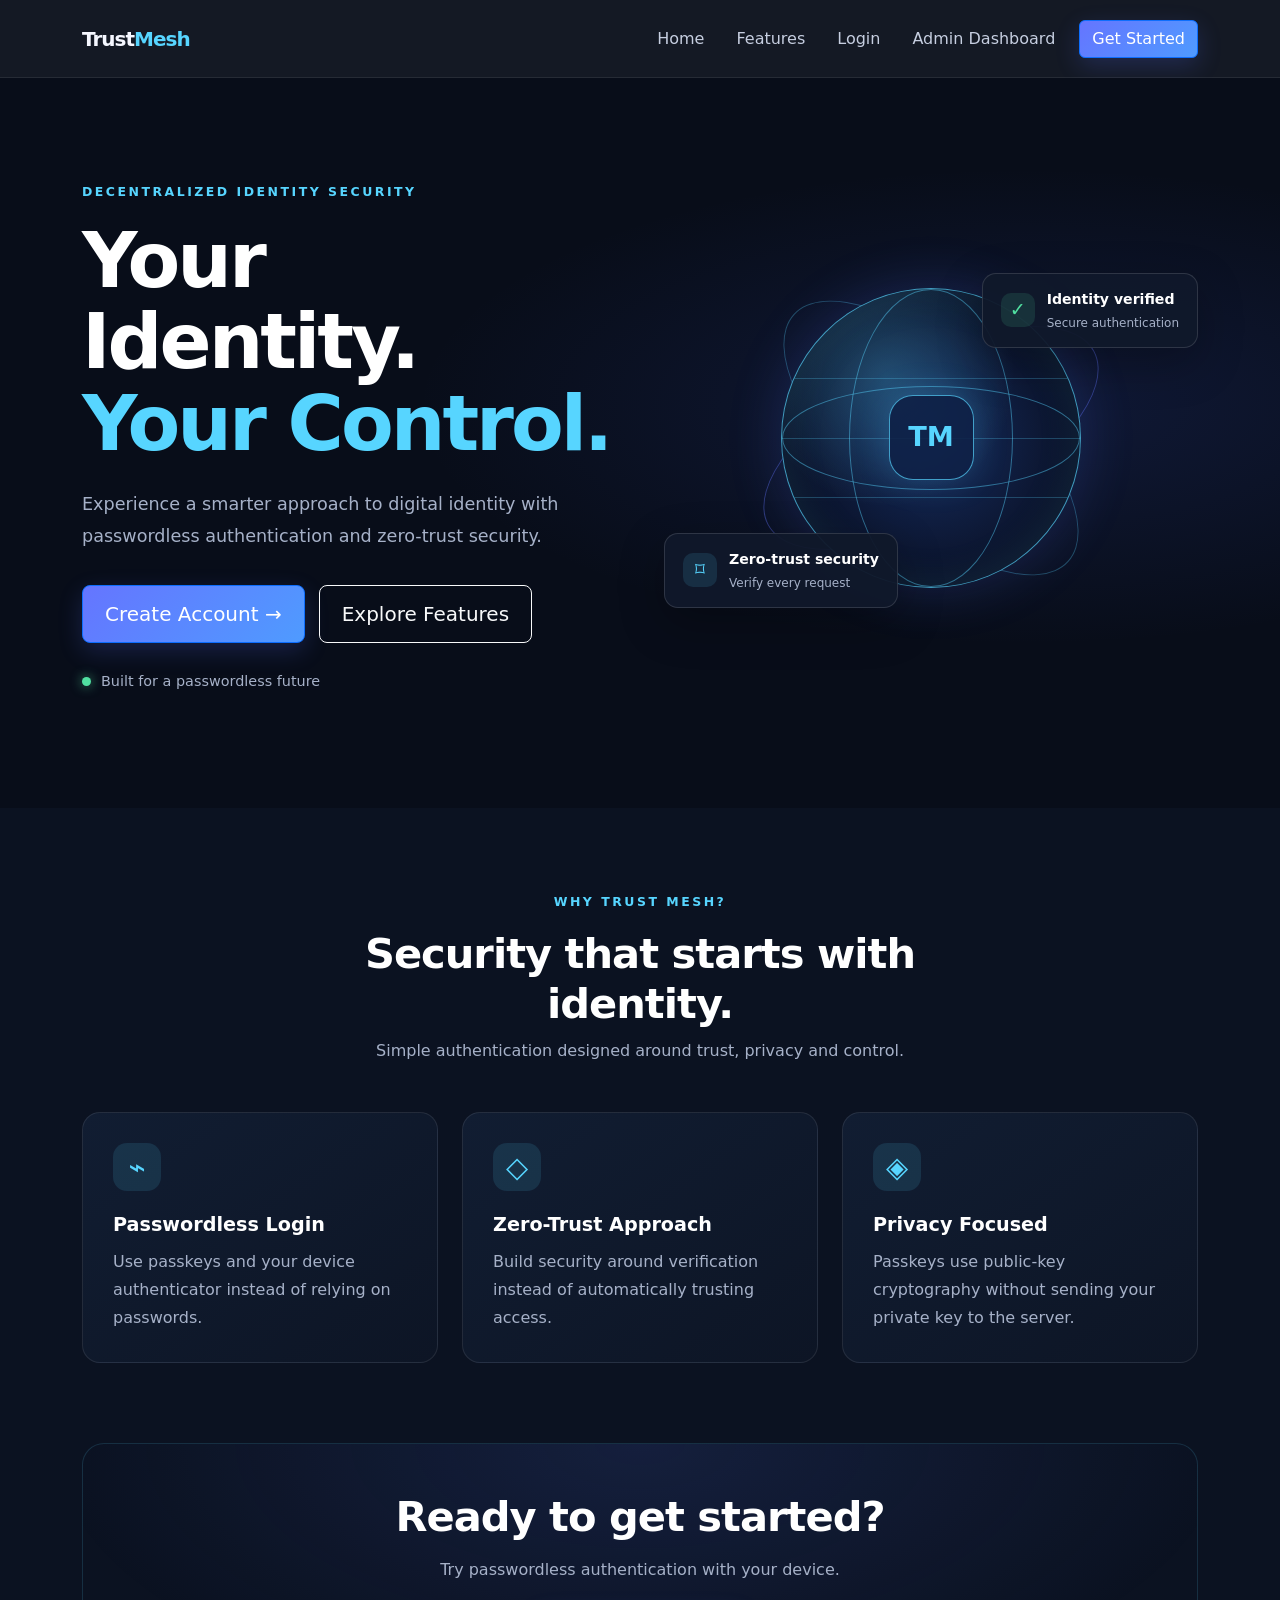
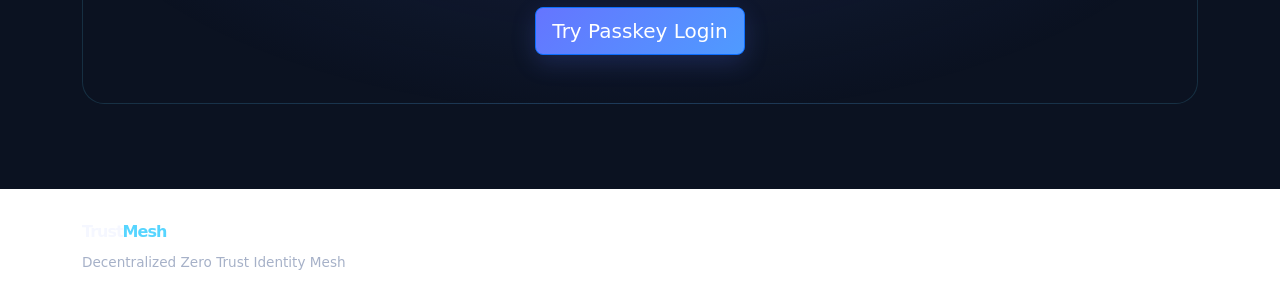
<file: frontend/index.html>
<!doctype html>
<html lang="en">
<head>
  <meta charset="UTF-8">
  <meta name="viewport" content="width=device-width, initial-scale=1.0">
  <title>Trust Mesh | Secure Identity</title>
  <link rel="stylesheet" href="style.css">
  <link href="https://cdn.jsdelivr.net/npm/bootstrap@5.3.3/dist/css/bootstrap.min.css"
        rel="stylesheet">
</head>
<body>
  <nav class="navbar navbar-expand-lg navbar-dark">
    <div class="container">
      <a class="navbar-brand" href="/shad/">Trust<span>Mesh</span></a>

      <button class="navbar-toggler" type="button"
              data-bs-toggle="collapse" data-bs-target="#navbarContent"
              aria-controls="navbarContent" aria-expanded="false"
              aria-label="Toggle navigation">
        <span class="navbar-toggler-icon"></span>
      </button>

      <div class="collapse navbar-collapse" id="navbarContent">
        <ul class="navbar-nav ms-auto align-items-lg-center gap-lg-3">
          <li class="nav-item">
            <a class="nav-link" href="#home">Home</a>
          </li>
          <li class="nav-item">
            <a class="nav-link" href="#features">Features</a>
          </li>
          <li class="nav-item">
            <a class="nav-link" href="login.html">Login</a>
          </li>
          <li class="nav-item">
            <a class="nav-link" href="/dashboard/">Admin Dashboard</a>
          </li>
          <li class="nav-item">
            <a class="btn btn-primary get-started" href="/register">
              Get Started
            </a>
          </li>
        </ul>
      </div>
    </div>
  </nav>

  <main>
    <section class="hero-section" id="home">
      <div class="container">
        <div class="row align-items-center g-5">
          <div class="col-lg-6">
            <p class="eyebrow">DECENTRALIZED IDENTITY SECURITY</p>
            <h1>Your Identity.<br><span>Your Control.</span></h1>
            <p class="hero-description">
              Experience a smarter approach to digital identity with
              passwordless authentication and zero-trust security.
            </p>

            <div class="hero-actions">
              <a href="/register" class="btn btn-primary btn-lg">
                Create Account <span aria-hidden="true">→</span>
              </a>
              <a href="#features" class="btn btn-outline-light btn-lg">
                Explore Features
              </a>
            </div>

            <div class="trust-note">
              <span class="status-dot"></span>
              Built for a passwordless future
            </div>
          </div>

          <div class="col-lg-6">
            <div class="globe-container" aria-label="Abstract digital identity illustration">
              <div class="orbit orbit-one"></div>
              <div class="orbit orbit-two"></div>
              <div class="globe">
                <div class="globe-line globe-line-one"></div>
                <div class="globe-line globe-line-two"></div>
                <div class="globe-line globe-line-three"></div>
                <div class="globe-center">TM</div>
              </div>

              <div class="identity-card identity-card-top">
                <span class="mini-icon">✓</span>
                <div>
                  <strong>Identity verified</strong>
                  <small>Secure authentication</small>
                </div>
              </div>

              <div class="identity-card identity-card-bottom">
                <span class="mini-icon lock-icon">⌑</span>
                <div>
                  <strong>Zero-trust security</strong>
                  <small>Verify every request</small>
                </div>
              </div>
            </div>
          </div>
        </div>
      </div>
    </section>

    <section class="features-section" id="features">
      <div class="container">
        <div class="section-heading">
          <p class="eyebrow">WHY TRUST MESH?</p>
          <h2>Security that starts with identity.</h2>
          <p>Simple authentication designed around trust, privacy and control.</p>
        </div>

        <div class="row g-4">
          <div class="col-md-4">
            <article class="feature-card">
              <div class="feature-icon">⌁</div>
              <h3>Passwordless Login</h3>
              <p>Use passkeys and your device authenticator instead of relying on passwords.</p>
            </article>
          </div>
          <div class="col-md-4">
            <article class="feature-card">
              <div class="feature-icon">◇</div>
              <h3>Zero-Trust Approach</h3>
              <p>Build security around verification instead of automatically trusting access.</p>
            </article>
          </div>
          <div class="col-md-4">
            <article class="feature-card">
              <div class="feature-icon">◈</div>
              <h3>Privacy Focused</h3>
              <p>Passkeys use public-key cryptography without sending your private key to the server.</p>
            </article>
          </div>
        </div>

        <div class="bottom-cta">
          <h2>Ready to get started?</h2>
          <p>Try passwordless authentication with your device.</p>
          <a href="login.html" class="btn btn-primary btn-lg">Try Passkey Login</a>
        </div>
      </div>
    </section>
  </main>

  <footer class="site-footer">
    <div class="container">
      <span class="navbar-brand">Trust<span>Mesh</span></span>
      <p>Decentralized Zero Trust Identity Mesh</p>
    </div>
  </footer>

  <script src="https://cdn.jsdelivr.net/npm/bootstrap@5.3.3/dist/js/bootstrap.bundle.min.js"></script>
</body>
</html>
</file>
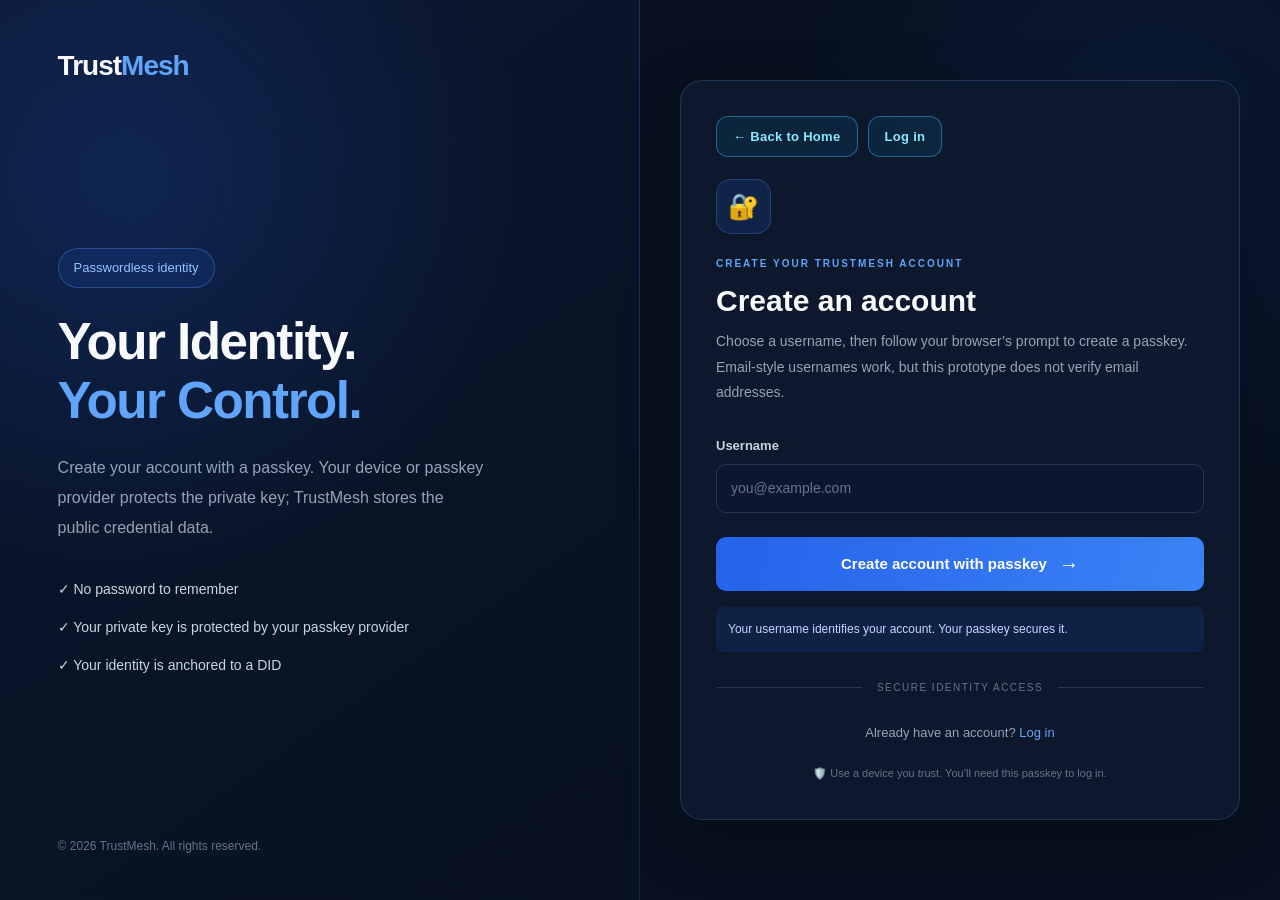
<file: frontend/register.html>
<!DOCTYPE html>
<html lang="en">
<head>
  <meta charset="UTF-8">
  <meta name="viewport" content="width=device-width, initial-scale=1.0">
  <meta name="theme-color" content="#07111f">
  <title>Create account | TrustMesh</title>
  <link href="https://cdn.jsdelivr.net/npm/bootstrap@5.3.3/dist/css/bootstrap.min.css" rel="stylesheet">
  <link rel="stylesheet" href="login.css">
</head>
<body class="login-page">
  <main class="login-container">
    <section class="login-info" aria-label="About TrustMesh">
      <a href="/shad/" class="brand-name">Trust<span>Mesh</span></a>
      <div class="info-content">
        <span class="security-badge">Passwordless identity</span>
        <h1>Your Identity.<br><span>Your Control.</span></h1>
        <p>Create your account with a passkey. Your device or passkey provider protects the private key; TrustMesh stores the public credential data.</p>
        <div class="security-points">
          <div>✓ No password to remember</div>
          <div>✓ Your private key is protected by your passkey provider</div>
          <div>✓ Your identity is anchored to a DID</div>
        </div>
      </div>
      <p class="copyright">© 2026 TrustMesh. All rights reserved.</p>
    </section>

    <section class="login-form-section" aria-labelledby="registerTitle">
      <div class="login-card">
        <div class="login-nav-actions">
          <a href="/shad/" class="back-home">← Back to Home</a>
          <a href="/login" class="back-home">Log in</a>
        </div>
        <div class="login-icon" aria-hidden="true">🔐</div>
        <span class="form-eyebrow">CREATE YOUR TRUSTMESH ACCOUNT</span>
        <h2 id="registerTitle">Create an account</h2>
        <p class="login-subtitle">Choose a username, then follow your browser’s prompt to create a passkey. Email-style usernames work, but this prototype does not verify email addresses.</p>

        <form id="registerForm">
          <div class="mb-4">
            <label for="username" class="form-label">Username</label>
            <input
              type="text"
              class="form-control custom-input"
              id="username"
              name="username"
              placeholder="you@example.com"
              autocomplete="username"
              minlength="3"
              maxlength="254"
              required>
          </div>
          <button type="submit" class="login-button" id="registerBtn">Create account with passkey <span>→</span></button>
          <p id="status" class="login-message show" role="status" aria-live="polite">Your username identifies your account. Your passkey secures it.</p>
        </form>

        <div class="login-divider"><span>SECURE IDENTITY ACCESS</span></div>
        <p class="register-text">Already have an account? <a href="/login">Log in</a></p>
        <p class="security-note">🛡️ Use a device you trust. You’ll need this passkey to log in.</p>
      </div>
    </section>
  </main>
  <script src="webauthn.js" defer></script>
</body>
</html>
</file>
<file: frontend/style.css>
/* Change black text to white */
body,
body p,
body h1,
body h2,
body h3,
body h4,
body h5,
body h6,
body li,
body label,
body span,
body a:not(.btn),
body small {
    color: #ffffff;
}

/* Keep buttons readable */
button,
.btn {
    color: #ffffff;
}


/* Keep buttons readable */
button,
.btn {
    color: #ffffff;
}

:root {
  --bg: #080d19;
  --panel: #10192b;
  --text: #f5f7ff;
  --muted: #a6b1c8;
  --blue: #6575ff;
  --cyan: #57d5ff;
}

* {
  box-sizing: border-box;
}

html {
  scroll-behavior: smooth;
  scroll-padding-top: 85px;
}

body {
  margin: 0;
  background: var(--bg);
  color: var(--text);
  font-family: Inter, "Segoe UI", Arial, sans-serif;
}

.navbar {
  min-height: 78px;
  background: rgba(8, 13, 25, 0.95);
  border-bottom: 1px solid rgba(255, 255, 255, 0.08);
}

.navbar-brand {
  color: var(--text) !important;
  font-size: 1.65rem;
  font-weight: 800;
  letter-spacing: -1px;
}

.navbar-brand span {
  color: var(--cyan);
}

.nav-link {
  color: #c6cee0 !important;
}

.nav-link:hover {
  color: white !important;
}

.btn-primary {
  background: linear-gradient(135deg, var(--blue), #4f9bff);
  border: none;
  box-shadow: 0 8px 24px rgba(91, 113, 255, 0.2);
}

.btn-primary:hover {
  background: linear-gradient(135deg, #5263ef, #3488f0);
  transform: translateY(-1px);
}

.get-started {
  padding: 10px 20px;
}

.hero-section {
  position: relative;
  overflow: hidden;
  padding: 105px 0 115px;
  background:
    radial-gradient(ellipse at 80% 45%, rgba(57, 87, 210, 0.16), transparent 42%),
    var(--bg);
}

.eyebrow {
  margin-bottom: 18px;
  color: var(--cyan);
  font-size: 0.78rem;
  font-weight: 800;
  letter-spacing: 2.5px;
}

.hero-section h1 {
  margin-bottom: 24px;
  font-size: clamp(3rem, 6vw, 5.1rem);
  font-weight: 800;
  line-height: 1.06;
  letter-spacing: -3px;
}

.hero-section h1 span {
  color: var(--cyan);
}

.hero-description {
  max-width: 520px;
  color: var(--muted);
  font-size: 1.1rem;
  line-height: 1.85;
}

.hero-actions {
  display: flex;
  flex-wrap: wrap;
  gap: 14px;
  margin-top: 32px;
}

.hero-actions .btn {
  padding: 13px 22px;
}

.trust-note {
  display: flex;
  align-items: center;
  gap: 10px;
  margin-top: 28px;
  color: var(--muted);
  font-size: 0.9rem;
}

.status-dot {
  width: 9px;
  height: 9px;
  border-radius: 50%;
  background: #51e0a1;
  box-shadow: 0 0 12px rgba(81, 224, 161, 0.7);
}

.globe-container {
  position: relative;
  display: grid;
  min-height: 440px;
  place-items: center;
}

.globe {
  position: relative;
  display: grid;
  width: min(300px, 70vw);
  aspect-ratio: 1;
  overflow: hidden;
  place-items: center;
  border: 1px solid rgba(87, 213, 255, 0.7);
  border-radius: 50%;
  background:
    radial-gradient(circle at 35% 30%, rgba(87, 213, 255, 0.25), transparent 45%),
    radial-gradient(circle, #152d60, #0a1024 72%);
  box-shadow:
    0 0 55px rgba(78, 115, 255, 0.2),
    inset 0 0 40px rgba(87, 213, 255, 0.13);
}

.globe::before,
.globe::after {
  position: absolute;
  content: "";
  border: 1px solid rgba(87, 213, 255, 0.45);
  border-radius: 50%;
}

.globe::before {
  width: 55%;
  height: 100%;
}

.globe::after {
  width: 100%;
  height: 35%;
}

.globe-line {
  position: absolute;
  width: 100%;
  height: 1px;
  background: rgba(87, 213, 255, 0.25);
}

.globe-line-one {
  top: 30%;
}

.globe-line-two {
  top: 50%;
}

.globe-line-three {
  top: 70%;
}

.globe-center {
  z-index: 1;
  display: grid;
  width: 85px;
  height: 85px;
  place-items: center;
  border: 1px solid rgba(87, 213, 255, 0.7);
  border-radius: 24px;
  background: rgba(15, 33, 70, 0.9);
  color: var(--cyan);
  font-size: 1.7rem;
  font-weight: 800;
  box-shadow: 0 0 35px rgba(87, 213, 255, 0.18);
}

.orbit {
  position: absolute;
  width: 370px;
  height: 160px;
  border: 1px solid rgba(101, 117, 255, 0.4);
  border-radius: 50%;
  transform: rotate(-28deg);
}

.orbit-two {
  transform: rotate(42deg);
  border-color: rgba(87, 213, 255, 0.3);
}

.identity-card {
  position: absolute;
  z-index: 2;
  display: flex;
  align-items: center;
  gap: 12px;
  padding: 15px 18px;
  border: 1px solid rgba(255, 255, 255, 0.13);
  border-radius: 14px;
  background: rgba(16, 25, 43, 0.95);
  box-shadow: 0 15px 45px rgba(0, 0, 0, 0.25);
}

.identity-card strong,
.identity-card small {
  display: block;
}

.identity-card strong {
  font-size: 0.88rem;
}

.identity-card small {
  margin-top: 4px;
  color: var(--muted);
  font-size: 0.75rem;
}

.identity-card-top {
  top: 55px;
  right: 0;
}

.identity-card-bottom {
  bottom: 50px;
  left: 0;
}

.mini-icon {
  display: grid;
  width: 34px;
  height: 34px;
  place-items: center;
  border-radius: 10px;
  background: rgba(81, 224, 161, 0.12);
  color: #51e0a1;
  font-size: 1.2rem;
}

.lock-icon {
  background: rgba(87, 213, 255, 0.12);
  color: var(--cyan);
}

.features-section {
  padding: 85px 0;
  background: #0b1221;
}

.section-heading {
  max-width: 650px;
  margin: 0 auto 48px;
  text-align: center;
}

.section-heading h2,
.bottom-cta h2 {
  font-size: clamp(1.8rem, 4vw, 2.6rem);
  font-weight: 800;
  letter-spacing: -1px;
}

.section-heading > p:last-child,
.bottom-cta p {
  color: var(--muted);
  line-height: 1.7;
}

.feature-card {
  height: 100%;
  padding: 30px;
  border: 1px solid rgba(255, 255, 255, 0.09);
  border-radius: 18px;
  background: linear-gradient(145deg, #111d32, #0d1525);
  transition: transform 0.2s, border-color 0.2s;
}

.feature-card:hover {
  transform: translateY(-5px);
  border-color: rgba(87, 213, 255, 0.45);
}

.feature-icon {
  display: grid;
  width: 48px;
  height: 48px;
  margin-bottom: 22px;
  place-items: center;
  border-radius: 14px;
  background: rgba(87, 213, 255, 0.12);
  color: var(--cyan);
  font-size: 1.8rem;
}

.feature-card h3 {
  margin-bottom: 12px;
  font-size: 1.2rem;
  font-weight: 700;
}

.feature-card p {
  margin: 0;
  color: var(--muted);
  line-height: 1.75;
}

.bottom-cta {
  margin-top: 80px;
  padding: 48px 20px;
  border: 1px solid rgba(87, 213, 255, 0.15);
  border-radius: 22px;
  background: radial-gradient(ellipse at top, rgba(65, 92, 190, 0.18), transparent 75%);
  text-align: center;
}

.bottom-cta p {
  margin: 14px 0 24px;
}

.site-footer {
  padding: 30px 0;
  border-top: 1px solid rgba(255, 255, 255, 0.08);
}

.site-footer p {
  margin: 8px 0 0;
  color: var(--muted);
  font-size: 0.85rem;
}

@media (max-width: 991px) {
  .hero-section {
    padding: 70px 0;
  }

  .globe-container {
    min-height: 390px;
  }

  .identity-card-top {
    right: 2%;
  }

  .identity-card-bottom {
    left: 2%;
  }
}

@media (max-width: 575px) {
  .hero-section h1 {
    letter-spacing: -2px;
  }

  .hero-actions {
    flex-direction: column;
  }

  .hero-actions .btn {
    width: 100%;
  }

  .globe-container {
    min-height: 340px;
  }

  .orbit {
    width: 300px;
    height: 130px;
  }

  .identity-card {
    padding: 11px;
  }

  .identity-card strong {
    font-size: 0.75rem;
  }

  .identity-card small {
    font-size: 0.68rem;
  }

  .identity-card-top {
    top: 20px;
  }

  .identity-card-bottom {
    bottom: 20px;
  }
}
.identity-card strong {
    color: #ffffff !important;
}
</file>
<file: frontend/login.css>
/* =================================
   TRUSTMESH LOGIN PAGE
================================= */

.login-page {
    margin: 0;
    min-height: 100vh;
    color: #e2e8f0;
    background: #07111f;
    font-family: Arial, sans-serif;
}

.login-container {
    display: grid;
    grid-template-columns: 1fr 1fr;
    min-height: 100vh;
}


/* =================================
   LEFT SECTION
================================= */

.login-info {
    display: flex;
    flex-direction: column;
    justify-content: space-between;
    padding: 45px 9%;

    background:
        radial-gradient(
            circle at 20% 20%,
            rgba(37, 99, 235, 0.20),
            transparent 45%
        ),
        linear-gradient(145deg, #0b1730, #07111f);

    border-right: 1px solid rgba(96, 165, 250, 0.15);
}

.brand-name {
    width: fit-content;
    color: #f8fafc;
    font-size: 28px;
    font-weight: 800;
    text-decoration: none;
    letter-spacing: -1px;
}

.brand-name span {
    color: #60a5fa;
}

.info-content {
    max-width: 500px;
    margin: 60px 0;
}

.security-badge {
    display: inline-block;
    padding: 9px 15px;
    margin-bottom: 25px;

    color: #93c5fd;
    background: rgba(37, 99, 235, 0.12);

    border: 1px solid rgba(96, 165, 250, 0.3);
    border-radius: 50px;

    font-size: 13px;
}

.info-content h1 {
    margin-bottom: 22px;
    color: #f8fafc;

    font-size: clamp(35px, 4vw, 56px);
    font-weight: 800;
    line-height: 1.15;
    letter-spacing: -1.5px;
}

.info-content h1 span {
    color: #60a5fa;
}

.info-content > p {
    max-width: 430px;
    color: #94a3b8;

    font-size: 16px;
    line-height: 1.9;
}

.security-points {
    display: grid;
    gap: 17px;
    margin-top: 35px;

    color: #cbd5e1;
    font-size: 14px;
}

.security-points div {
    transition: transform 0.25s ease;
}

.security-points div:hover {
    transform: translateX(6px);
    color: #60a5fa;
}

.copyright {
    margin: 0;
    color: #64748b;
    font-size: 12px;
}


/* =================================
   RIGHT SECTION
================================= */

.login-form-section {
    display: flex;
    align-items: center;
    justify-content: center;
    padding: 40px 25px;

    background:
        radial-gradient(
            circle at 80% 15%,
            rgba(37, 99, 235, 0.10),
            transparent 40%
        ),
        #07111f;
}


/* =================================
   LOGIN CARD
================================= */

.login-card {
    box-sizing: border-box;
    width: 100%;
    max-width: 560px;
    padding: 35px;

    background: rgba(15, 27, 48, 0.85);

    border: 1px solid rgba(96, 165, 250, 0.20);
    border-radius: 22px;

    box-shadow: 0 20px 60px rgba(0, 0, 0, 0.25);

    transition:
        border-color 0.3s ease,
        box-shadow 0.3s ease;
}

.login-nav-actions {
    display: flex;
    align-items: center;
    flex-wrap: wrap;
    gap: 10px;
    margin-bottom: 22px;
}

.login-card:hover {
    border-color: rgba(96, 165, 250, 0.45);
    box-shadow: 0 24px 65px rgba(0, 0, 0, 0.35);
}

.login-icon {
    display: flex;
    align-items: center;
    justify-content: center;

    width: 55px;
    height: 55px;
    margin-bottom: 22px;

    background: rgba(37, 99, 235, 0.15);

    border: 1px solid rgba(96, 165, 250, 0.25);
    border-radius: 15px;

    font-size: 25px;
}

.form-eyebrow {
    display: block;
    margin-bottom: 12px;

    color: #60a5fa;

    font-size: 10px;
    font-weight: 700;
    letter-spacing: 2px;
}

.login-card h2 {
    margin-bottom: 10px;
    color: #f8fafc;

    font-size: 30px;
    font-weight: 750;
}

.login-subtitle {
    margin-bottom: 28px;

    color: #94a3b8;

    font-size: 14px;
    line-height: 1.8;
}


/* =================================
   INPUT FIELD
================================= */

.login-card .form-label {
    margin-bottom: 9px;

    color: #cbd5e1;

    font-size: 13px;
    font-weight: 600;
}

.custom-input {
    min-height: 49px;
    padding: 12px 14px;

    color: #f1f5f9;
    background: #0b1730;

    border: 1px solid #263750;
    border-radius: 10px;

    font-size: 14px;
}

.custom-input::placeholder {
    color: #64748b;
}

.custom-input:focus {
    color: #f8fafc;
    background: #0b1730;

    border-color: #60a5fa;

    box-shadow: 0 0 0 3px rgba(96, 165, 250, 0.12);
}


/* =================================
   REGISTER PASSKEY BUTTON
================================= */

.login-button {
    display: flex;
    align-items: center;
    justify-content: center;
    gap: 12px;

    width: 100%;
    min-height: 50px;

    padding: 12px;

    color: white;

    background: linear-gradient(100deg, #2563eb, #3b82f6);

    border: none;
    border-radius: 10px;

    font-size: 15px;
    font-weight: 700;

    cursor: pointer;

    transition:
        transform 0.25s ease,
        box-shadow 0.25s ease,
        opacity 0.25s ease;
}

.login-button:hover:not(:disabled) {
    transform: translateY(-2px);
    box-shadow: 0 8px 25px rgba(37, 99, 235, 0.3);
}

.login-button span {
    font-size: 20px;
}


/* =================================
   LOGIN WITH PASSKEY BUTTON
================================= */

.passkey-login-button {
    display: flex;
    align-items: center;
    justify-content: center;

    width: 100%;
    min-height: 50px;

    margin-top: 12px;
    padding: 12px;

    color: #cbd5e1;
    background: transparent;

    border: 1px solid #263750;
    border-radius: 10px;

    font-size: 14px;
    font-weight: 600;

    cursor: pointer;

    transition:
        background 0.25s ease,
        border-color 0.25s ease,
        color 0.25s ease,
        opacity 0.25s ease;
}

.passkey-login-button:hover:not(:disabled) {
    color: #ffffff;
    background: rgba(37, 99, 235, 0.12);
    border-color: #60a5fa;
}

.login-button:disabled,
.passkey-login-button:disabled {
    opacity: 0.6;
    cursor: not-allowed;
}


/* =================================
   STATUS MESSAGE
================================= */

.login-message {
    display: block;

    margin-top: 16px;
    padding: 12px;

    color: #bfdbfe;
    background: rgba(37, 99, 235, 0.12);

    border-radius: 8px;

    font-size: 12px;
    line-height: 1.7;
    overflow-wrap: anywhere;
}

.login-message:empty {
    display: none;
}

.login-message.error {
    color: #fecaca;
    background: rgba(220, 38, 38, 0.12);
}

.login-message.success {
    color: #bbf7d0;
    background: rgba(22, 163, 74, 0.12);
}


/* =================================
   DIVIDER
================================= */

.login-divider {
    display: flex;
    align-items: center;
    gap: 15px;

    margin: 28px 0;

    color: #64748b;

    font-size: 10px;
    letter-spacing: 1.5px;
    white-space: nowrap;
}

.login-divider::before,
.login-divider::after {
    flex: 1;
    height: 1px;

    background: #263750;

    content: "";
}


/* =================================
   REGISTER LINK
================================= */

.register-text {
    margin-bottom: 22px;

    color: #94a3b8;

    text-align: center;
    font-size: 13px;
}

.register-text a {
    color: #60a5fa;
    text-decoration: none;

    transition: color 0.2s ease;
}

.register-text a:hover {
    color: #93c5fd;
    text-decoration: underline;
}


/* =================================
   SECURITY NOTE
================================= */

.security-note {
    margin: 0;

    color: #64748b;

    text-align: center;
    font-size: 11px;
    line-height: 1.8;
}


/* =================================
   RESPONSIVE DESIGN
================================= */

@media (max-width: 850px) {

    .login-container {
        grid-template-columns: 1fr;
    }

    .login-info {
        min-height: auto;
        padding: 25px 7%;

        border-right: none;
    }

    .info-content {
        margin: 45px 0 25px;
    }

    .info-content h1 {
        font-size: 38px;
    }

    .security-points {
        gap: 12px;
    }

    .copyright {
        display: none;
    }

    .login-form-section {
        padding: 30px 20px;
    }
}


/* =================================
   SMALL MOBILE SCREENS
================================= */

@media (max-width: 480px) {

    .login-card {
        padding: 25px 20px;
        border-radius: 16px;
    }

    .login-card h2 {
        font-size: 26px;
    }

    .info-content h1 {
        font-size: 34px;
    }

    .login-subtitle {
        font-size: 13px;
    }

    .login-divider {
        gap: 10px;
        font-size: 9px;
        letter-spacing: 1px;
    }

    .passkey-login-button,
    .login-button {
        min-height: 48px;
    }
}
/* Go back Button*/
.back-home {
    display: inline-flex;
    align-items: center;
    gap: 10px;
    padding: 10px 16px;

    background: rgba(20, 184, 255, 0.08);
    border: 1px solid rgba(56, 189, 248, 0.45);
    border-radius: 12px;

    color: #8be9ff;
    text-decoration: none;
    font-size: 13px;
    font-weight: 600;
    letter-spacing: 0.3px;

    box-shadow: inset 0 0 12px rgba(20, 184, 255, 0.04);
    backdrop-filter: blur(10px);

    transition: all 0.25s ease;
}

.back-home:hover {
    background: rgba(20, 184, 255, 0.16);
    border-color: #35d8ff;
    color: #ffffff;

    box-shadow: 0 0 18px rgba(20, 184, 255, 0.18);
    transform: translateY(-2px);
}

.back-home:active {
    transform: translateY(0);
}
</file>
